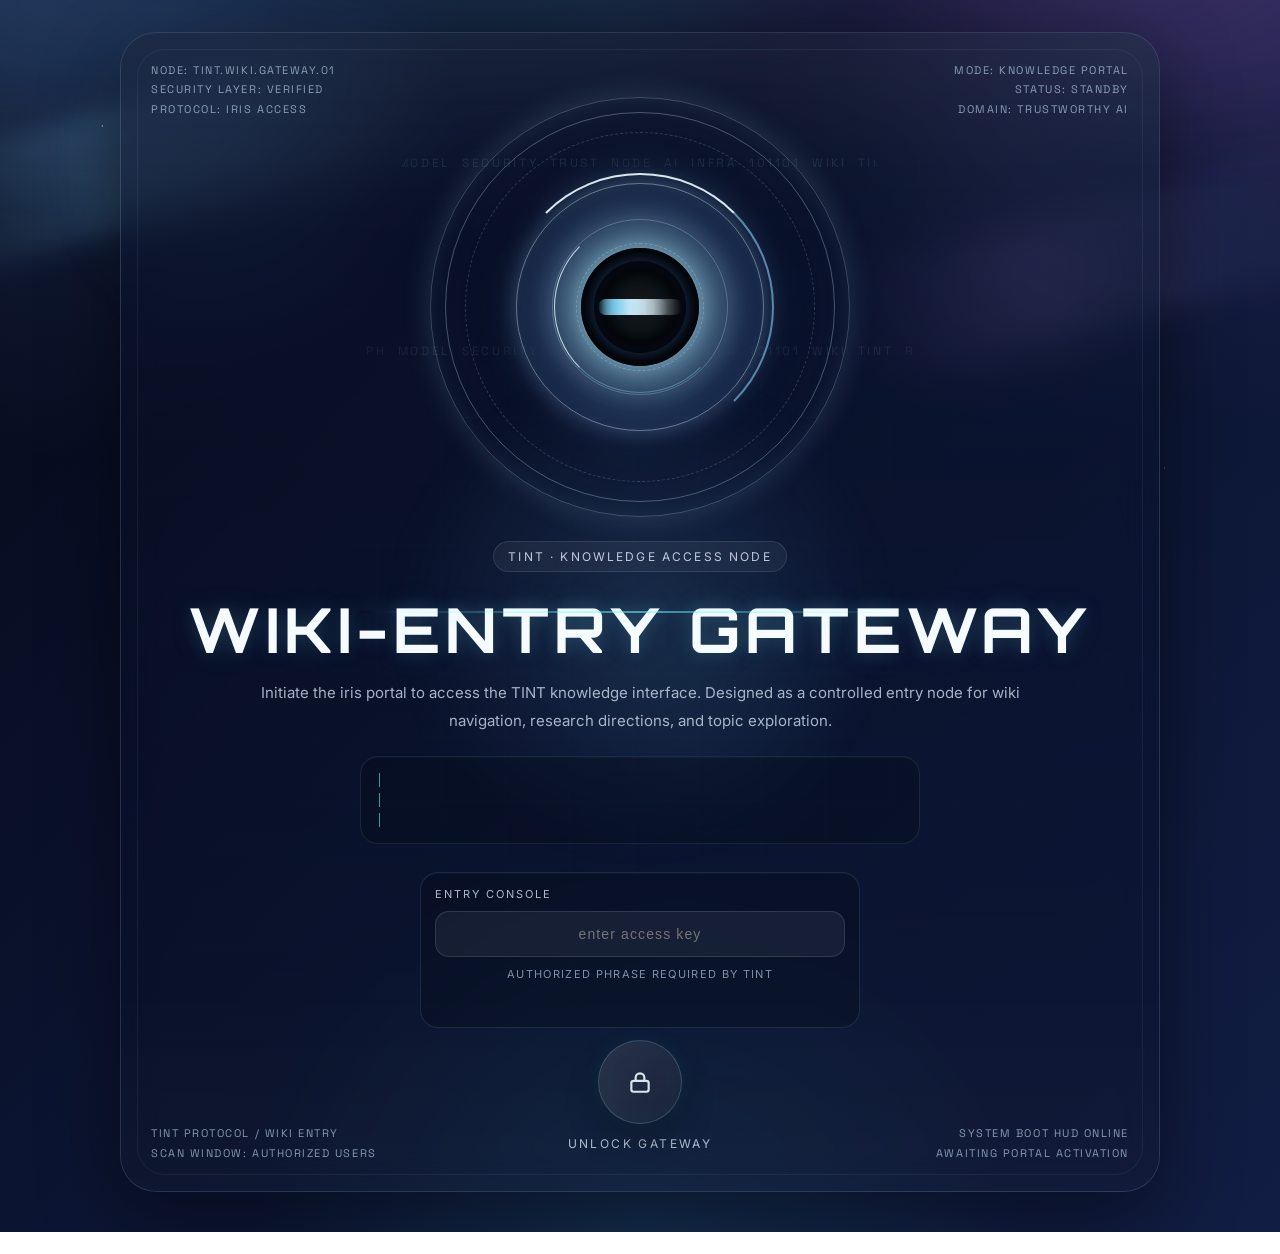
<file: index.html>
<!DOCTYPE html>
<html lang="en">
<head>
  <meta charset="UTF-8" />
  <meta name="viewport" content="width=device-width, initial-scale=1.0" />
  <title>Wiki-Entry Gateway</title>
  <link rel="stylesheet" href="assets/css/style.css" />
  <link rel="preconnect" href="https://fonts.googleapis.com">
  <link rel="preconnect" href="https://fonts.gstatic.com" crossorigin>
  <link href="https://fonts.googleapis.com/css2?family=Inter:wght@400;500;600;700;800;900&family=Orbitron:wght@600;700;800&family=Space+Grotesk:wght@500;700&display=swap" rel="stylesheet">
  <style>
    :root {
      --bg-1: #050816;
      --bg-2: #0b1431;
      --bg-3: #111d43;
      --panel: rgba(10, 18, 40, 0.66);
      --panel-2: rgba(18, 30, 66, 0.58);
      --border: rgba(181, 210, 255, 0.18);
      --text: #eef5ff;
      --muted: rgba(226, 238, 255, 0.72);
      --accent: #9ed0ff;
      --accent-2: #d7bbff;
      --accent-3: #72f2ff;
      --shadow: 0 24px 80px rgba(0, 0, 0, 0.45);
    }

    * { box-sizing: border-box; }

    html, body {
      margin: 0;
      min-height: 100%;
      font-family: Inter, "Segoe UI", Roboto, Arial, sans-serif;
      color: var(--text);
      background:
        radial-gradient(circle at top left, rgba(109, 170, 255, 0.16), transparent 26%),
        radial-gradient(circle at top right, rgba(192, 125, 255, 0.12), transparent 24%),
        radial-gradient(circle at bottom center, rgba(65, 224, 255, 0.10), transparent 28%),
        linear-gradient(135deg, var(--bg-1) 0%, var(--bg-2) 48%, var(--bg-3) 100%);
      overflow-x: hidden;
    }

    body {
      position: relative;
      padding: 32px 18px 40px;
    }

    body:not(.app-mode) {
      overflow: hidden;
    }

    body.portal-opening .entry-screen {
      pointer-events: none;
    }

    .space-scene,
    .space-scene::before,
    .space-scene::after {
      position: fixed;
      inset: 0;
      pointer-events: none;
      z-index: 0;
    }

    .space-scene {
      background-image:
        radial-gradient(2px 2px at 8% 14%, rgba(255,255,255,0.92), transparent 60%),
        radial-gradient(1.5px 1.5px at 22% 34%, rgba(190,220,255,0.84), transparent 60%),
        radial-gradient(2px 2px at 36% 12%, rgba(255,255,255,0.85), transparent 60%),
        radial-gradient(1.5px 1.5px at 48% 28%, rgba(180,200,255,0.82), transparent 60%),
        radial-gradient(2px 2px at 61% 17%, rgba(255,255,255,0.88), transparent 60%),
        radial-gradient(1.5px 1.5px at 74% 30%, rgba(180,240,255,0.78), transparent 60%),
        radial-gradient(2px 2px at 86% 15%, rgba(255,255,255,0.88), transparent 60%),
        radial-gradient(1.5px 1.5px at 15% 56%, rgba(210,225,255,0.82), transparent 60%),
        radial-gradient(2px 2px at 32% 63%, rgba(255,255,255,0.80), transparent 60%),
        radial-gradient(1.5px 1.5px at 56% 58%, rgba(194,232,255,0.84), transparent 60%),
        radial-gradient(2px 2px at 78% 65%, rgba(255,255,255,0.86), transparent 60%),
        radial-gradient(1.5px 1.5px at 91% 52%, rgba(200,220,255,0.82), transparent 60%),
        radial-gradient(2px 2px at 12% 82%, rgba(255,255,255,0.86), transparent 60%),
        radial-gradient(1.5px 1.5px at 46% 86%, rgba(193,228,255,0.80), transparent 60%),
        radial-gradient(2px 2px at 68% 80%, rgba(255,255,255,0.86), transparent 60%),
        radial-gradient(1.5px 1.5px at 88% 90%, rgba(210,220,255,0.72), transparent 60%);
      opacity: 0.82;
      animation: twinkle 10s linear infinite;
    }

    .space-scene::before {
      content: "";
      background-image:
        radial-gradient(1px 1px at 10% 25%, rgba(255,255,255,0.6), transparent 60%),
        radial-gradient(1px 1px at 28% 44%, rgba(255,255,255,0.58), transparent 60%),
        radial-gradient(1px 1px at 45% 18%, rgba(255,255,255,0.62), transparent 60%),
        radial-gradient(1px 1px at 63% 42%, rgba(255,255,255,0.58), transparent 60%),
        radial-gradient(1px 1px at 82% 36%, rgba(255,255,255,0.56), transparent 60%),
        radial-gradient(1px 1px at 14% 73%, rgba(255,255,255,0.56), transparent 60%),
        radial-gradient(1px 1px at 40% 76%, rgba(255,255,255,0.54), transparent 60%),
        radial-gradient(1px 1px at 66% 71%, rgba(255,255,255,0.58), transparent 60%),
        radial-gradient(1px 1px at 84% 82%, rgba(255,255,255,0.55), transparent 60%);
      opacity: 0.66;
      animation: twinkle 16s linear infinite reverse;
    }

    .space-scene::after {
      content: "";
      background:
        radial-gradient(circle at 20% 18%, rgba(117, 168, 255, 0.12), transparent 18%),
        radial-gradient(circle at 78% 28%, rgba(190, 121, 255, 0.10), transparent 16%),
        radial-gradient(circle at 55% 76%, rgba(85, 231, 255, 0.10), transparent 20%);
      filter: blur(22px);
      opacity: 0.8;
    }

    .aurora-layer {
      position: fixed;
      inset: -15% -10% auto -10%;
      height: 65vh;
      z-index: 0;
      pointer-events: none;
      opacity: 0.75;
      filter: blur(12px);
      background:
        radial-gradient(ellipse at 18% 22%, rgba(96, 169, 255, 0.26), transparent 35%),
        radial-gradient(ellipse at 46% 8%, rgba(116, 245, 255, 0.18), transparent 28%),
        radial-gradient(ellipse at 80% 16%, rgba(203, 136, 255, 0.22), transparent 34%);
      animation: auroraFloat 16s ease-in-out infinite alternate;
    }

    .ribbon {
      position: fixed;
      width: 44vw;
      max-width: 620px;
      min-width: 280px;
      height: 120px;
      border-radius: 999px;
      z-index: 0;
      pointer-events: none;
      opacity: 0.28;
      filter: blur(12px);
      mix-blend-mode: screen;
      transform: rotate(-16deg);
    }

    .ribbon-1 {
      top: 10vh;
      left: -8vw;
      background: linear-gradient(90deg, transparent, rgba(115, 203, 255, 0.62), rgba(140, 242, 255, 0.22), transparent);
      animation: ribbonDrift1 20s ease-in-out infinite;
    }

    .ribbon-2 {
      top: 22vh;
      right: -10vw;
      background: linear-gradient(90deg, transparent, rgba(194, 147, 255, 0.58), rgba(129, 164, 255, 0.20), transparent);
      animation: ribbonDrift2 22s ease-in-out infinite;
    }

    .meteor {
      position: fixed;
      top: -12vh;
      left: -18vw;
      width: 180px;
      height: 2px;
      z-index: 0;
      pointer-events: none;
      opacity: 0;
      background: linear-gradient(90deg, rgba(255,255,255,0), rgba(189,232,255,0.20), rgba(255,255,255,1));
      box-shadow: 0 0 12px rgba(170, 220, 255, 0.9), 0 0 20px rgba(170, 220, 255, 0.45);
      transform: rotate(-24deg);
    }

    .meteor::after {
      content: "";
      position: absolute;
      right: -2px;
      top: -2px;
      width: 6px;
      height: 6px;
      border-radius: 50%;
      background: #fff;
      box-shadow: 0 0 12px rgba(255,255,255,0.95);
    }

    .meteor.m1 { animation: meteorFly1 8s linear infinite; animation-delay: 0s; }
    .meteor.m2 { animation: meteorFly2 11s linear infinite; animation-delay: 2.5s; }
    .meteor.m3 { animation: meteorFly3 9s linear infinite; animation-delay: 5s; }
    .meteor.m4 { animation: meteorFly4 13s linear infinite; animation-delay: 1.8s; }

    .entry-screen,
    .app-screen {
      position: relative;
      z-index: 1;
      transition: opacity 0.7s ease, transform 0.7s ease, visibility 0.7s ease;
    }

    .app-screen {
      min-height: calc(100vh - 48px);
      display: grid;
      place-items: center;
      padding: 20px 0;
    }

    body.app-mode {
      padding-top: 24px;
    }

    body:not(.app-mode) .app-screen {
      opacity: 0;
      visibility: hidden;
      pointer-events: none;
      position: absolute;
      inset: 0;
      transform: translateY(22px);
    }

    body.app-mode .entry-screen {
      opacity: 0;
      visibility: hidden;
      pointer-events: none;
      position: absolute;
      inset: 0;
      transform: translateY(-18px) scale(1.02);
    }

    .entry-screen {
      min-height: calc(100vh - 72px);
      display: grid;
      place-items: center;
    }

    .entry-card {
      position: relative;
      width: min(1040px, 100%);
      min-height: min(82vh, 860px);
      padding: 46px 34px 40px;
      border-radius: 36px;
      border: 1px solid rgba(190, 220, 255, 0.16);
      background:
        linear-gradient(180deg, rgba(10, 18, 42, 0.48), rgba(8, 14, 32, 0.32)),
        radial-gradient(circle at top right, rgba(114, 242, 255, 0.08), transparent 26%);
      backdrop-filter: blur(18px);
      -webkit-backdrop-filter: blur(18px);
      box-shadow: var(--shadow);
      overflow: hidden;
      isolation: isolate;
      display: flex;
      flex-direction: column;
      justify-content: center;
      align-items: center;
    }

    .entry-card::before {
      content: "";
      position: absolute;
      left: 50%;
      top: 50%;
      width: 540px;
      height: 540px;
      transform: translate(-50%, -50%);
      background: radial-gradient(circle, rgba(126, 203, 255, 0.12), transparent 65%);
      filter: blur(16px);
      pointer-events: none;
      z-index: -2;
    }

    .entry-card::after {
      content: "";
      position: absolute;
      inset: 0;
      background: linear-gradient(180deg, rgba(255,255,255,0.04), transparent 18%, transparent 82%, rgba(255,255,255,0.02));
      pointer-events: none;
      z-index: -1;
    }

    .entry-frame {
      position: absolute;
      inset: 16px;
      border-radius: 28px;
      border: 1px solid rgba(145, 205, 255, 0.08);
      pointer-events: none;
    }

    .entry-grid {
      position: absolute;
      inset: 0;
      background-image:
        linear-gradient(rgba(115, 203, 255, 0.06) 1px, transparent 1px),
        linear-gradient(90deg, rgba(115, 203, 255, 0.06) 1px, transparent 1px);
      background-size: 64px 64px;
      mask-image: radial-gradient(circle at center, black 22%, transparent 76%);
      opacity: 0.25;
      pointer-events: none;
    }

    .entry-hud {
      position: absolute;
      font-family: "Space Grotesk", Inter, sans-serif;
      font-size: 11px;
      line-height: 1.75;
      letter-spacing: 0.14em;
      text-transform: uppercase;
      color: rgba(206, 234, 255, 0.72);
      pointer-events: none;
    }

    .hud-top-left { top: 28px; left: 30px; text-align: left; }
    .hud-top-right { top: 28px; right: 30px; text-align: right; }
    .hud-bottom-left { bottom: 28px; left: 30px; text-align: left; }
    .hud-bottom-right { bottom: 28px; right: 30px; text-align: right; }

    .hud-line {
      display: block;
      opacity: 0.84;
      white-space: nowrap;
    }

    .hud-scanner {
      position: absolute;
      left: 50%;
      top: 50%;
      width: min(560px, 66vw);
      height: 2px;
      transform: translate(-50%, -50%);
      background: linear-gradient(90deg, transparent, rgba(114, 242, 255, 0.82), transparent);
      box-shadow: 0 0 16px rgba(114, 242, 255, 0.45);
      opacity: 0.7;
      animation: scannerSweep 4.2s ease-in-out infinite;
      pointer-events: none;
    }

    .portal-core {
      position: relative;
      width: min(420px, 74vw);
      aspect-ratio: 1;
      display: grid;
      place-items: center;
      margin-top: 18px;
    }

    .ring,
    .ring::before,
    .ring::after {
      position: absolute;
      border-radius: 50%;
      inset: 0;
    }

    .ring {
      border: 1px solid rgba(173, 223, 255, 0.24);
      box-shadow: 0 0 28px rgba(114, 242, 255, 0.10), inset 0 0 24px rgba(114, 242, 255, 0.06);
    }

    .ring::before {
      content: "";
      inset: 16px;
      border: 1px solid rgba(148, 216, 255, 0.22);
      animation: slowSpin 18s linear infinite;
    }

    .ring::after {
      content: "";
      inset: 34px;
      border: 1px dashed rgba(213, 190, 255, 0.20);
      animation: slowSpinReverse 24s linear infinite;
    }

    .portal-glow {
      position: absolute;
      inset: 14%;
      border-radius: 50%;
      background: radial-gradient(circle, rgba(130, 212, 255, 0.22), rgba(119, 146, 255, 0.08) 45%, transparent 72%);
      filter: blur(10px);
      animation: pulseGlow 4.4s ease-in-out infinite;
    }

    .iris {
      position: relative;
      width: 58%;
      aspect-ratio: 1;
      border-radius: 50%;
      display: grid;
      place-items: center;
      filter: drop-shadow(0 0 20px rgba(114, 242, 255, 0.18));
    }

    .halo-ring,
    .halo-ring::before,
    .halo-ring::after {
      position: absolute;
      border-radius: 50%;
    }

    .halo-ring {
      inset: 8%;
      border: 1px solid rgba(156, 226, 255, 0.34);
      box-shadow:
        0 0 20px rgba(114, 242, 255, 0.12),
        inset 0 0 20px rgba(114, 242, 255, 0.08);
      animation: slowSpin 20s linear infinite;
    }

    .halo-ring::before {
      content: "";
      inset: 12%;
      border: 1px solid rgba(210, 191, 255, 0.24);
      box-shadow: 0 0 24px rgba(196, 162, 255, 0.08);
      animation: pulseGlow 4.2s ease-in-out infinite;
    }

    .halo-ring::after {
      content: "";
      inset: 24%;
      border: 1px dashed rgba(126, 233, 255, 0.32);
      animation: slowSpinReverse 16s linear infinite;
    }

    .halo-arc {
      position: absolute;
      inset: 3%;
      border-radius: 50%;
      border: 2px solid transparent;
      border-top-color: rgba(119, 233, 255, 0.85);
      border-right-color: rgba(216, 192, 255, 0.55);
      filter: drop-shadow(0 0 12px rgba(114, 242, 255, 0.25));
      animation: slowSpin 8s linear infinite;
    }

    .halo-arc.arc-2 {
      inset: 16%;
      border-width: 1px;
      border-top-color: rgba(255, 255, 255, 0.8);
      border-left-color: rgba(141, 233, 255, 0.45);
      border-right-color: transparent;
      border-bottom-color: transparent;
      animation: slowSpinReverse 10s linear infinite;
    }

    .iris-core {
      position: absolute;
      inset: 34%;
      border-radius: 50%;
      background: radial-gradient(circle, #f7fbff 0%, #96ebff 26%, #4d74c8 58%, #07101f 100%);
      box-shadow: 0 0 18px rgba(114, 242, 255, 0.38), 0 0 42px rgba(114, 242, 255, 0.16);
      transition: transform 0.9s ease, opacity 0.9s ease, box-shadow 0.9s ease;
      animation: coreBreath 3.6s ease-in-out infinite;
    }

    body.portal-opening .halo-ring {
      transform: scale(1.18);
      opacity: 0.42;
    }

    body.portal-opening .halo-arc {
      transform: scale(1.28) rotate(120deg);
      opacity: 0.26;
    }

    body.portal-opening .iris-core {
      transform: scale(2.15);
      opacity: 0.16;
      box-shadow: 0 0 34px rgba(114, 242, 255, 0.5), 0 0 88px rgba(114, 242, 255, 0.22);
    }

    .entry-badge {
      display: inline-flex;
      align-items: center;
      justify-content: center;
      margin-top: 24px;
      padding: 7px 14px;
      border-radius: 999px;
      border: 1px solid rgba(255,255,255,0.10);
      background: rgba(255,255,255,0.05);
      color: rgba(232, 240, 255, 0.8);
      font-size: 12px;
      letter-spacing: 0.18em;
      text-transform: uppercase;
    }

    .entry-title {
      margin: 24px 0 0;
      text-align: center;
      font-family: "Orbitron", "Space Grotesk", Inter, sans-serif;
      font-size: clamp(28px, 5.7vw, 62px);
      line-height: 1.08;
      font-weight: 700;
      letter-spacing: 0.08em;
      text-transform: uppercase;
      color: #f6fbff;
      text-shadow: 0 0 18px rgba(114, 242, 255, 0.16), 0 0 34px rgba(158, 208, 255, 0.10);
    }

    .entry-copy {
      max-width: 760px;
      margin: 16px auto 0;
      color: var(--muted);
      line-height: 1.9;
      font-size: 15px;
      text-align: center;
    }

    .boot-log {
      margin-top: 20px;
      display: grid;
      gap: 6px;
      width: min(560px, 100%);
      padding: 16px 18px;
      border-radius: 18px;
      border: 1px solid rgba(153, 220, 255, 0.10);
      background: rgba(6, 12, 26, 0.34);
      box-shadow: inset 0 1px 0 rgba(255,255,255,0.03);
    }

    .boot-line {
      font-family: "Space Grotesk", Inter, sans-serif;
      font-size: 11px;
      letter-spacing: 0.12em;
      text-transform: uppercase;
      color: rgba(205, 234, 255, 0.78);
      white-space: nowrap;
      overflow: hidden;
      border-right: 1px solid rgba(114, 242, 255, 0.6);
      width: 0;
      animation: typing 3.4s steps(38, end) infinite, caretBlink 0.9s step-end infinite;
    }

    .boot-line:nth-child(2) { animation-delay: 0.25s; }
    .boot-line:nth-child(3) { animation-delay: 0.5s; }

    .enter-wrap {
      margin-top: 28px;
      display: flex;
      flex-direction: column;
      align-items: center;
      gap: 12px;
      width: min(440px, 100%);
    }

    .entry-console {
      width: 100%;
      display: grid;
      gap: 10px;
      padding: 14px;
      border-radius: 18px;
      border: 1px solid rgba(153, 220, 255, 0.12);
      background: rgba(6, 12, 26, 0.34);
      box-shadow: inset 0 1px 0 rgba(255,255,255,0.03);
    }

    .console-label {
      color: rgba(226, 238, 255, 0.76);
      font-size: 11px;
      letter-spacing: 0.18em;
      text-transform: uppercase;
    }

    .entry-code {
      width: 100%;
      padding: 14px 15px;
      border-radius: 14px;
      border: 1px solid rgba(255,255,255,0.12);
      background: rgba(255,255,255,0.06);
      color: #fff;
      font-size: 14px;
      outline: none;
      transition: border-color 0.2s ease, background 0.2s ease, box-shadow 0.2s ease;
      text-align: center;
      letter-spacing: 0.08em;
      text-transform: lowercase;
    }

    .entry-code:focus {
      border-color: rgba(148, 216, 255, 0.45);
      background: rgba(255,255,255,0.10);
      box-shadow: 0 0 0 4px rgba(126, 203, 255, 0.08);
    }

    .console-tip,
    .entry-error {
      min-height: 18px;
      text-align: center;
      font-size: 11px;
      letter-spacing: 0.12em;
      text-transform: uppercase;
    }

    .console-tip { color: rgba(202, 228, 255, 0.6); }
    .entry-error { color: rgba(255, 182, 182, 0.92); }

    .enter-btn {
      width: 84px;
      height: 84px;
      border-radius: 999px;
      border: 1px solid rgba(184, 227, 255, 0.22);
      background: linear-gradient(135deg, rgba(255,255,255,0.12), rgba(255,255,255,0.04));
      color: #eef8ff;
      display: inline-flex;
      align-items: center;
      justify-content: center;
      cursor: pointer;
      box-shadow: 0 18px 38px rgba(0,0,0,0.28), 0 0 26px rgba(114, 242, 255, 0.08);
      transition: transform 0.22s ease, border-color 0.22s ease, background 0.22s ease, box-shadow 0.22s ease, opacity 0.22s ease;
      backdrop-filter: blur(12px);
      -webkit-backdrop-filter: blur(12px);
      position: relative;
    }

    .enter-btn:hover {
      transform: translateY(-2px) scale(1.03);
      border-color: rgba(151, 232, 255, 0.42);
      background: linear-gradient(135deg, rgba(255,255,255,0.18), rgba(255,255,255,0.06));
      box-shadow: 0 22px 44px rgba(0,0,0,0.34), 0 0 34px rgba(114, 242, 255, 0.14);
    }

    .enter-btn.is-locked {
      opacity: 0.92;
    }

    .enter-btn svg {
      width: 30px;
      height: 30px;
    }

    .enter-btn .lock-icon {
      width: 26px;
      height: 26px;
    }

    .enter-label {
      color: rgba(226, 238, 255, 0.76);
      font-size: 12px;
      letter-spacing: 0.2em;
      text-transform: uppercase;
    }

    .portal-grid {
      width: min(1040px, 100%);
      margin: 0 auto;
      display: grid;
      grid-template-columns: repeat(3, minmax(220px, 1fr));
      grid-template-rows: repeat(2, minmax(150px, 1fr));
      gap: 22px;
      align-items: stretch;
      align-content: center;
      justify-content: center;
    }

    .portal-link {
      position: relative;
      overflow: hidden;
      min-height: 150px;
      padding: 24px;
      border-radius: 28px;
      border: 1px solid var(--border);
      background: linear-gradient(180deg, var(--panel), var(--panel-2));
      box-shadow: var(--shadow);
      backdrop-filter: blur(18px);
      -webkit-backdrop-filter: blur(18px);
      text-decoration: none;
      color: var(--text);
      transition:
        transform 0.22s ease,
        border-color 0.22s ease,
        background 0.22s ease,
        box-shadow 0.22s ease,
        opacity 0.22s ease,
        filter 0.22s ease;
      transform-origin: center center;
      will-change: transform, opacity, clip-path, filter;
    }

    .portal-link:hover {
      transform: translateY(-4px);
      border-color: rgba(191, 227, 255, 0.34);
      background: linear-gradient(180deg, rgba(20, 33, 72, 0.86), rgba(19, 31, 64, 0.78));
      box-shadow: 0 26px 54px rgba(0, 0, 0, 0.34), 0 0 32px rgba(114, 242, 255, 0.12);
    }

    .portal-link:hover h2,
    .portal-link:focus-visible h2 {
      text-shadow:
        0 0 8px rgba(180, 235, 255, 0.65),
        0 0 18px rgba(114, 242, 255, 0.42),
        0 0 34px rgba(114, 242, 255, 0.18);
    }

    .portal-link:focus-visible {
      outline: none;
      border-color: rgba(191, 227, 255, 0.40);
      box-shadow: 0 0 0 1px rgba(191, 227, 255, 0.18), 0 0 28px rgba(114, 242, 255, 0.16);
    }


    .portal-link::before {
      content: "";
      position: absolute;
      inset: auto -16% -40% auto;
      width: 180px;
      height: 180px;
      border-radius: 50%;
      background: radial-gradient(circle, rgba(114, 242, 255, 0.18), transparent 68%);
      filter: blur(10px);
    }

    .portal-kicker {
      display: inline-block;
      margin-bottom: 10px;
      color: rgba(226, 238, 255, 0.58);
      font-size: 11px;
      letter-spacing: 0.18em;
      text-transform: uppercase;
    }

    .portal-link h2 {
      margin: 0 0 10px;
      font-size: 28px;
      color: #fff;
      font-weight: 800;
      letter-spacing: 0.01em;
    }

    .portal-link p {
      margin: 0;
      color: var(--muted);
      font-size: 14px;
      line-height: 1.75;
    }


    .portal-core {
      overflow: visible;
    }

    .code-stream {
      position: absolute;
      inset: -16%;
      border-radius: 50%;
      overflow: hidden;
      opacity: 0.52;
      mask-image: radial-gradient(circle at center, transparent 0 22%, black 40%, black 66%, transparent 82%);
      -webkit-mask-image: radial-gradient(circle at center, transparent 0 22%, black 40%, black 66%, transparent 82%);
    }

    .code-stream::before,
    .code-stream::after {
      content: "01001010  AGENT  RAG  GRAPH  MODEL  SECURITY  TRUST  NODE  AI  INFRA  101101  WIKI  TINT  ROUTER  MEMORY  0101  "
               "01001010  AGENT  RAG  GRAPH  MODEL  SECURITY  TRUST  NODE  AI  INFRA  101101  WIKI  TINT  ROUTER  MEMORY  0101  ";
      position: absolute;
      left: -40%;
      width: 180%;
      font-family: "Space Grotesk", monospace;
      font-size: 12px;
      line-height: 1.9;
      letter-spacing: 0.22em;
      color: rgba(149, 223, 255, 0.24);
      white-space: pre;
    }

    .code-stream::before {
      top: 22%;
      animation: codeDrift 14s linear infinite;
    }

    .code-stream::after {
      top: 56%;
      color: rgba(204, 221, 255, 0.18);
      animation: codeDriftReverse 18s linear infinite;
    }

    .portal-core .ring {
      border-color: rgba(214, 239, 255, 0.24);
      box-shadow: 0 0 30px rgba(170, 229, 255, 0.16), inset 0 0 28px rgba(154, 229, 255, 0.08);
    }

    .portal-core .ring::before {
      inset: 14px;
      border-color: rgba(210, 236, 255, 0.3);
    }

    .portal-core .ring::after {
      inset: 34px;
      border-color: rgba(154, 210, 255, 0.22);
    }

    .portal-glow {
      inset: 10%;
      background: radial-gradient(circle, rgba(223, 246, 255, 0.72) 0%, rgba(170, 227, 255, 0.36) 28%, rgba(95, 149, 234, 0.14) 48%, rgba(8, 14, 30, 0.06) 62%, transparent 78%);
      filter: blur(8px);
    }

    .halo-ring,
    .halo-ring::before,
    .halo-ring::after,
    .halo-arc,
    .halo-arc.arc-2 {
      border-color: transparent !important;
    }

    .halo-ring {
      inset: 4%;
      border: 1px solid rgba(219, 243, 255, 0.42) !important;
      box-shadow: 0 0 20px rgba(187, 235, 255, 0.18), inset 0 0 20px rgba(146, 214, 255, 0.12);
    }

    .halo-ring::before {
      content: "";
      inset: 14%;
      border: 1px solid rgba(195, 233, 255, 0.28) !important;
    }

    .halo-ring::after {
      content: "";
      inset: 24%;
      border: 1px dashed rgba(148, 214, 255, 0.34) !important;
    }

    .halo-arc {
      inset: 0;
      border: 2px solid transparent !important;
      border-top-color: rgba(236, 249, 255, 0.92) !important;
      border-right-color: rgba(146, 220, 255, 0.56) !important;
      filter: drop-shadow(0 0 14px rgba(196, 237, 255, 0.32));
    }

    .halo-arc.arc-2 {
      inset: 18%;
      border: 1px solid transparent !important;
      border-left-color: rgba(235, 247, 255, 0.84) !important;
      border-bottom-color: rgba(146, 220, 255, 0.38) !important;
    }

    .iris {
      width: 64%;
    }

    .iris-core {
      inset: 28%;
      background: radial-gradient(circle, rgba(244,250,255,1) 0%, rgba(211,240,255,0.98) 14%, rgba(110,188,255,0.58) 30%, rgba(16,28,58,0.92) 46%, rgba(2,4,11,1) 66%, rgba(0,0,0,1) 100%);
      box-shadow: 0 0 22px rgba(206, 238, 255, 0.34), 0 0 54px rgba(134, 204, 255, 0.14), inset 0 0 22px rgba(0, 0, 0, 0.9);
      animation: coreBreath 4.8s ease-in-out infinite;
    }

    .singularity-shadow {
      position: absolute;
      inset: 33%;
      border-radius: 50%;
      background: radial-gradient(circle, rgba(0,0,0,1) 0%, rgba(0,0,0,0.96) 55%, rgba(7,12,28,0.25) 72%, transparent 100%);
      box-shadow: inset 0 0 40px rgba(0, 0, 0, 0.96), 0 0 30px rgba(117, 195, 255, 0.12);
      opacity: 0.92;
    }

    .absorb-particle {
      position: absolute;
      left: 50%;
      top: 50%;
      width: 84px;
      height: 16px;
      margin: -8px 0 0 -42px;
      border-radius: 999px;
      background: linear-gradient(90deg, transparent, rgba(133, 219, 255, 0.9), rgba(225,245,255,0.95), transparent);
      filter: blur(0.5px);
      opacity: 0.58;
      transform-origin: center center;
      animation: orbitParticle 10s linear infinite;
    }

    .absorb-particle.p2 { width: 58px; animation-duration: 8.8s; animation-delay: -2.2s; }
    .absorb-particle.p3 { width: 70px; animation-duration: 12s; animation-delay: -4.6s; }
    .absorb-particle.p4 { width: 48px; animation-duration: 7.9s; animation-delay: -1.3s; }

    body.portal-opening .entry-card > :not(.portal-core):not(.hack-overlay) {
      animation: suckedElements 1.8s cubic-bezier(.24,.78,.16,1) forwards;
    }

    body.portal-opening .portal-core {
      animation: portalCollapse 1.8s cubic-bezier(.22,.8,.16,1) forwards;
    }

    body.portal-opening .code-stream,
    body.portal-opening .absorb-particle {
      animation-duration: 1.8s;
      animation-timing-function: cubic-bezier(.22,.8,.16,1);
      animation-iteration-count: 1;
      animation-fill-mode: forwards;
    }

    body.portal-opening .code-stream { animation-name: codeCollapse; }
    body.portal-opening .absorb-particle { animation-name: particleCollapse; }

    .hack-overlay {
      position: absolute;
      inset: 0;
      display: grid;
      place-items: center;
      background:
        radial-gradient(circle at center, rgba(154, 26, 255, 0.2), rgba(35, 0, 57, 0.82) 56%, rgba(10, 1, 18, 0.96) 100%),
        repeating-linear-gradient(180deg, rgba(232, 116, 255, 0.08) 0 2px, rgba(0,0,0,0) 2px 6px);
      opacity: 0;
      visibility: hidden;
      pointer-events: none;
      z-index: 4;
      overflow: hidden;
    }

    .hack-overlay::before,
    .hack-overlay::after {
      content: "SOMBRA ACCESS BREACH // UNAUTHORIZED // MALICIOUS SIGNAL // ACCESS DENY // ";
      position: absolute;
      left: -30%;
      width: 160%;
      font-family: "Space Grotesk", monospace;
      font-size: 13px;
      letter-spacing: 0.24em;
      white-space: nowrap;
      color: rgba(244, 132, 255, 0.26);
    }

    .hack-overlay::before { top: 24%; animation: hackSweep 7s linear infinite; }
    .hack-overlay::after { top: 68%; animation: hackSweepReverse 8s linear infinite; }

    .hack-core {
      position: relative;
      width: min(520px, 80vw);
      padding: 26px 24px;
      border-radius: 28px;
      border: 1px solid rgba(236, 144, 255, 0.24);
      background: rgba(33, 4, 54, 0.46);
      box-shadow: 0 0 42px rgba(208, 92, 255, 0.28), inset 0 0 26px rgba(255,255,255,0.04);
      backdrop-filter: blur(10px);
      transform: scale(0.92);
    }

    .hack-lines {
      font-family: "Space Grotesk", monospace;
      font-size: 12px;
      line-height: 1.9;
      letter-spacing: 0.18em;
      color: rgba(243, 196, 255, 0.86);
      text-transform: uppercase;
      text-align: center;
      opacity: 0.92;
    }

    .hack-deny {
      margin-top: 18px;
      font-family: "Orbitron", sans-serif;
      font-size: clamp(26px, 4vw, 46px);
      font-weight: 800;
      letter-spacing: 0.24em;
      text-transform: uppercase;
      color: #ffd8ff;
      text-align: center;
      text-shadow: 0 0 20px rgba(241, 142, 255, 0.4), 0 0 44px rgba(201, 70, 255, 0.3);
    }

    body.hack-mode .hack-overlay {
      opacity: 1;
      visibility: visible;
      animation: hackFlash 1.9s ease forwards;
    }

    body.hack-mode .entry-card > :not(.hack-overlay) {
      animation: hackShake 0.22s linear 6;
    }

    @keyframes twinkle {
      0%, 100% { opacity: 0.78; }
      50% { opacity: 0.95; }
    }
    @keyframes auroraFloat {
      0% { transform: translate3d(-2%, -1%, 0) scale(1); }
      100% { transform: translate3d(2%, 2%, 0) scale(1.04); }
    }
    @keyframes ribbonDrift1 {
      0%, 100% { transform: translate3d(0, 0, 0) rotate(-16deg); }
      50% { transform: translate3d(12vw, 4vh, 0) rotate(-12deg); }
    }
    @keyframes ribbonDrift2 {
      0%, 100% { transform: translate3d(0, 0, 0) rotate(-16deg); }
      50% { transform: translate3d(-12vw, 6vh, 0) rotate(-21deg); }
    }
    @keyframes meteorFly1 {
      0%, 85%, 100% { opacity: 0; transform: translate3d(-10vw, -8vh, 0) rotate(-24deg) scaleX(0.7); }
      5%, 12% { opacity: 1; }
      20% { opacity: 0; transform: translate3d(110vw, 46vh, 0) rotate(-24deg) scaleX(1.2); }
    }
    @keyframes meteorFly2 {
      0%, 82%, 100% { opacity: 0; transform: translate3d(8vw, -12vh, 0) rotate(-26deg) scaleX(0.8); }
      6%, 12% { opacity: 1; }
      22% { opacity: 0; transform: translate3d(118vw, 36vh, 0) rotate(-26deg) scaleX(1.15); }
    }
    @keyframes meteorFly3 {
      0%, 86%, 100% { opacity: 0; transform: translate3d(26vw, -16vh, 0) rotate(-22deg) scaleX(0.7); }
      5%, 10% { opacity: 1; }
      18% { opacity: 0; transform: translate3d(122vw, 30vh, 0) rotate(-22deg) scaleX(1.1); }
    }
    @keyframes meteorFly4 {
      0%, 84%, 100% { opacity: 0; transform: translate3d(46vw, -14vh, 0) rotate(-24deg) scaleX(0.75); }
      5%, 11% { opacity: 1; }
      19% { opacity: 0; transform: translate3d(130vw, 40vh, 0) rotate(-24deg) scaleX(1.08); }
    }
    @keyframes slowSpin {
      from { transform: rotate(0deg); }
      to { transform: rotate(360deg); }
    }
    @keyframes slowSpinReverse {
      from { transform: rotate(360deg); }
      to { transform: rotate(0deg); }
    }
    @keyframes pulseGlow {
      0%, 100% { transform: scale(0.96); opacity: 0.72; }
      50% { transform: scale(1.04); opacity: 0.92; }
    }
    @keyframes coreBreath {
      0%, 100% { transform: scale(0.95); }
      50% { transform: scale(1.04); }
    }
    @keyframes scannerSweep {
      0%, 100% { transform: translate(-50%, -130px); opacity: 0; }
      14% { opacity: 0.82; }
      50% { transform: translate(-50%, 0); opacity: 0.95; }
      86% { opacity: 0.82; }
      100% { transform: translate(-50%, 130px); opacity: 0; }
    }
    @keyframes typing {
      0%, 8% { width: 0; }
      38%, 72% { width: 100%; }
      100% { width: 0; }
    }
    @keyframes caretBlink {
      50% { border-color: transparent; }
    }


    @keyframes codeDrift {
      from { transform: translateX(0); }
      to { transform: translateX(-26%); }
    }
    @keyframes codeDriftReverse {
      from { transform: translateX(-10%); }
      to { transform: translateX(18%); }
    }
    @keyframes orbitParticle {
      0% { transform: rotate(0deg) translateX(122px) rotate(0deg) scale(0.9); opacity: 0.2; }
      45% { opacity: 0.72; }
      100% { transform: rotate(360deg) translateX(68px) rotate(-360deg) scale(0.3); opacity: 0.08; }
    }
    @keyframes portalCollapse {
      0% { transform: scale(1); filter: blur(0); opacity: 1; }
      38% { transform: scale(1.08); filter: blur(0); opacity: 1; }
      100% { transform: scale(0.05); filter: blur(8px); opacity: 0; }
    }
    @keyframes codeCollapse {
      0% { transform: scale(1); opacity: 0.52; }
      100% { transform: scale(0.1); opacity: 0; }
    }
    @keyframes particleCollapse {
      0% { opacity: 0.64; }
      100% { transform: rotate(720deg) translateX(0) scale(0.04); opacity: 0; }
    }
    @keyframes suckedElements {
      0% { opacity: 1; transform: translate3d(0,0,0) scale(1); filter: blur(0); }
      100% { opacity: 0; transform: translate3d(0,0,0) scale(0.18); filter: blur(8px); }
    }
    @keyframes hackSweep {
      from { transform: translateX(0); }
      to { transform: translateX(-24%); }
    }
    @keyframes hackSweepReverse {
      from { transform: translateX(-14%); }
      to { transform: translateX(10%); }
    }
    @keyframes hackFlash {
      0% { opacity: 0; }
      10% { opacity: 1; }
      20% { opacity: 0.6; }
      30% { opacity: 1; }
      100% { opacity: 1; }
    }
    @keyframes hackShake {
      0% { transform: translate(0,0); }
      25% { transform: translate(2px,-1px); }
      50% { transform: translate(-2px,1px); }
      75% { transform: translate(1px,2px); }
      100% { transform: translate(0,0); }
    }



    @media (max-width: 980px) {
      .entry-card { padding: 36px 20px 34px; }
      .hud-top-left, .hud-top-right, .hud-bottom-left, .hud-bottom-right {
        font-size: 10px;
      }
      .app-screen {
        min-height: calc(100vh - 36px);
      }
      .portal-grid { grid-template-columns: repeat(2, minmax(220px, 1fr)); }
    }

    @media (max-width: 640px) {
      body { padding: 18px 12px 28px; }
      .ribbon { width: 70vw; }
      .entry-card { min-height: calc(100vh - 40px); border-radius: 28px; }
      .hud-top-left, .hud-top-right { top: 18px; }
      .hud-bottom-left, .hud-bottom-right { bottom: 18px; }
      .hud-top-left, .hud-bottom-left { left: 18px; }
      .hud-top-right, .hud-bottom-right { right: 18px; }
      .boot-log { width: 100%; }
      .app-screen {
        display: block;
        min-height: auto;
        padding: 0;
      }
      .portal-grid {
        grid-template-columns: 1fr;
        grid-template-rows: none;
      }
      .portal-link { min-height: 132px; }
    }

    @media (prefers-reduced-motion: reduce) {
      .space-scene,
      .space-scene::before,
      .aurora-layer,
      .ribbon,
      .meteor,
      .ring::before,
      .ring::after,
      .portal-glow,
      .iris-core,
      .hud-scanner,
      .boot-line {
        animation: none !important;
      }
    }
  </style>
</head>
<body>
  <div class="space-scene"></div>
  <div class="aurora-layer"></div>
  <div class="ribbon ribbon-1"></div>
  <div class="ribbon ribbon-2"></div>
  <div class="meteor m1"></div>
  <div class="meteor m2"></div>
  <div class="meteor m3"></div>
  <div class="meteor m4"></div>

  <section class="entry-screen">
    <div class="entry-card">
      <div class="entry-frame"></div>
      <div class="entry-grid"></div>

      <div class="entry-hud hud-top-left">
        <span class="hud-line">Node: TINT.Wiki.Gateway.01</span>
        <span class="hud-line">Security Layer: Verified</span>
        <span class="hud-line">Protocol: Iris Access</span>
      </div>
      <div class="entry-hud hud-top-right">
        <span class="hud-line">Mode: Knowledge Portal</span>
        <span class="hud-line">Status: Standby</span>
        <span class="hud-line">Domain: Trustworthy AI</span>
      </div>
      <div class="entry-hud hud-bottom-left">
        <span class="hud-line">TINT Protocol / Wiki Entry</span>
        <span class="hud-line">Scan Window: Authorized Users</span>
      </div>
      <div class="entry-hud hud-bottom-right">
        <span class="hud-line">System Boot HUD Online</span>
        <span class="hud-line">Awaiting Portal Activation</span>
      </div>

      <div class="hud-scanner"></div>

      <div class="portal-core" aria-hidden="true">
        <div class="code-stream"></div>
        <div class="ring"></div>
        <div class="portal-glow"></div>
        <div class="iris">
          <span class="halo-ring"></span>
          <span class="halo-arc"></span>
          <span class="halo-arc arc-2"></span>
          <span class="iris-core"></span>
          <span class="singularity-shadow"></span>
          <span class="absorb-particle p1"></span>
          <span class="absorb-particle p2"></span>
          <span class="absorb-particle p3"></span>
          <span class="absorb-particle p4"></span>
        </div>
      </div>
      <div class="hack-overlay" aria-hidden="true">
        <div class="hack-core">
          <div class="hack-lines">Signal Hijacked · Unauthorized Entry · Protocol Breach · Purple Screen Override</div>
          <div class="hack-deny">Access Deny</div>
        </div>
      </div>

      <div class="entry-badge">TINT · Knowledge Access Node</div>
      <h1 class="entry-title">Wiki-Entry Gateway</h1>
      <p class="entry-copy">
        Initiate the iris portal to access the TINT knowledge interface. Designed as a controlled entry node for wiki navigation, research directions, and topic exploration.
      </p>

      <div class="boot-log" aria-hidden="true">
        <div class="boot-line">Boot sequence :: TINT protocol handshake initialized</div>
        <div class="boot-line">System boot HUD :: gateway integrity check passed</div>
        <div class="boot-line">Portal scan :: wiki channel ready for entry</div>
      </div>

      <div class="enter-wrap">
        <div class="entry-console">
          <div class="console-label">Entry Console</div>
          <input class="entry-code" id="entry-code" type="text" placeholder="enter access key" autocomplete="off" spellcheck="false" />
          <div class="console-tip">Authorized phrase required by tint</div>
          <div class="entry-error" id="entry-error"></div>
        </div>
        <button class="enter-btn is-locked" id="enter-portal" type="button" aria-label="Unlock and enter portal">
          <svg class="lock-icon" viewBox="0 0 24 24" fill="none" stroke="currentColor" stroke-width="2" stroke-linecap="round" stroke-linejoin="round" aria-hidden="true">
            <rect x="4" y="11" width="16" height="10" rx="2"></rect>
            <path d="M8 11V8a4 4 0 0 1 8 0v3"></path>
          </svg>
        </button>
        <div class="enter-label">Unlock Gateway</div>
      </div>
    </div>
  </section>

  <section class="app-screen">
    <div class="portal-grid">
      <a class="portal-link" href="https://tint-research.com/">
        <span class="portal-kicker">Directory</span>
        <h2>Members</h2>
        <p>Browse member profiles and group identities within the wiki portal.</p>
      </a>

      <a class="portal-link" href="pages/topic.html">
        <span class="portal-kicker">Knowledge Map</span>
        <h2>Topics</h2>
        <p>Open the people-topic network and inspect cross-topic research relations.</p>
      </a>

      <a class="portal-link" href="projects.html">
        <span class="portal-kicker">Builds</span>
        <h2>Projects</h2>
        <p>Enter the project archive for prototypes, demos, and implementation records.</p>
      </a>

      <a class="portal-link" href="pages/resources/res.html">
        <span class="portal-kicker">Library</span>
        <h2>Resources</h2>
        <p>Access tools, references, papers, and other supporting knowledge assets.</p>
      </a>

      <a class="portal-link" href="/TINT-PAPER-DDL">
        <span class="portal-kicker">Timeline</span>
        <h2>Deadline</h2>
        <p>Open the TINT-PAPER-DDL board to track current paper and submission deadlines.</p>
      </a>

      <a class="portal-link" href="/Week-Report">
        <span class="portal-kicker">Archive</span>
        <h2>Reports</h2>
        <p>Enter the report channel for periodic summaries and documented progress.</p>
      </a>
    </div>
  </section>

  <script>
    (function () {
      const enterBtn = document.getElementById('enter-portal');
      const entryCode = document.getElementById('entry-code');
      const entryError = document.getElementById('entry-error');
      const PASSCODE = 'hkustgz';
      if (!enterBtn || !entryCode || !entryError) return;

      function resetHackState() {
        document.body.classList.remove('hack-mode');
        entryCode.value = '';
        entryError.textContent = '';
      }

      function beginPortal() {
        if (document.body.classList.contains('portal-opening') || document.body.classList.contains('app-mode')) return;
        document.body.classList.add('portal-opening');
        entryError.textContent = '';
        window.setTimeout(function () {
          document.body.classList.add('app-mode');
        }, 1320);
        window.setTimeout(function () {
          document.body.classList.remove('portal-opening');
          window.scrollTo({ top: 0, behavior: 'smooth' });
        }, 2100);
      }

      function triggerHack() {
        if (document.body.classList.contains('portal-opening') || document.body.classList.contains('hack-mode')) return;
        entryError.textContent = '';
        document.body.classList.add('hack-mode');
        window.setTimeout(function () {
          document.body.classList.remove('hack-mode');
          entryError.textContent = 'Access denied';
          entryCode.focus();
        }, 2200);
        window.setTimeout(function () {
          resetHackState();
        }, 3200);
      }

      function validateAccess() {
        return entryCode.value.trim().toLowerCase() === PASSCODE;
      }

      function handleAttempt() {
        if (validateAccess()) {
          beginPortal();
          return;
        }
        triggerHack();
      }


      enterBtn.addEventListener('click', handleAttempt);
      entryCode.addEventListener('keydown', function (event) {
        if (event.key === 'Enter') {
          event.preventDefault();
          handleAttempt();
        }
      });
      entryCode.addEventListener('input', function () {
        if (entryError.textContent) entryError.textContent = '';
      });

    })();
  </script>
  <script src="assets/js/main.js"></script>
</body>
</html>
</file>
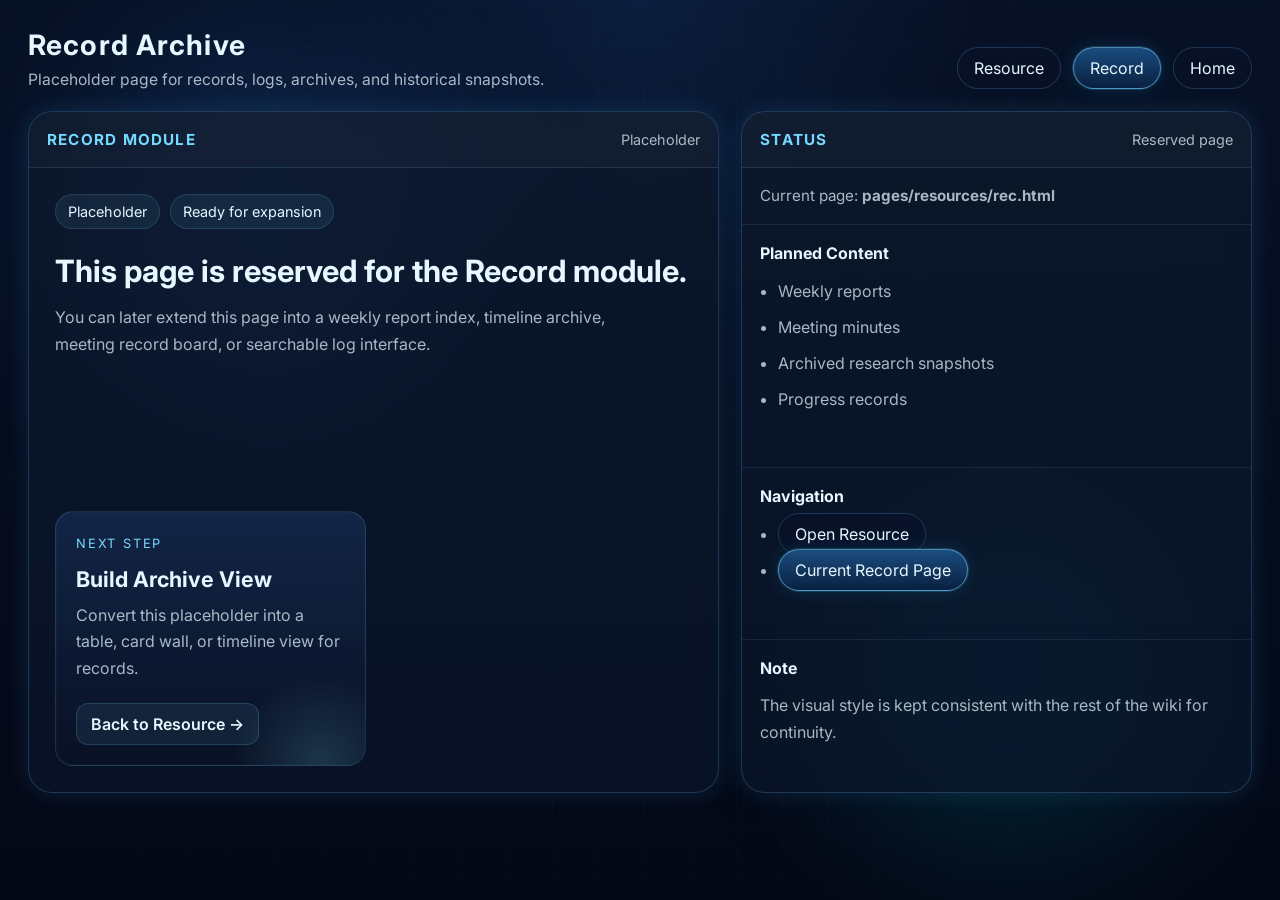
<file: pages/resources/rec.html>
<!DOCTYPE html>
<html lang="en">
<head>
  <meta charset="UTF-8" />
  <meta name="viewport" content="width=device-width, initial-scale=1.0" />
  <title>Records | TINT Group Wiki</title>
  <link rel="preconnect" href="https://fonts.googleapis.com">
  <link rel="preconnect" href="https://fonts.gstatic.com" crossorigin>
  <link href="https://fonts.googleapis.com/css2?family=Inter:wght@400;500;600;700;800&display=swap" rel="stylesheet">
  <link rel="stylesheet" href="../../assets/css/resource.css" />
</head>
<body>
  <div class="resource-page">
    <div class="bg-grid"></div>
    <div class="bg-glow bg-glow-1"></div>
    <div class="bg-glow bg-glow-2"></div>

    <header class="resource-header">
      <div class="title-wrap">
        <h1>Record Archive</h1>
        <p>Placeholder page for records, logs, archives, and historical snapshots.</p>
      </div>

      <div class="header-actions" aria-label="resource navigation">
        <a class="nav-btn" href="res.html">Resource</a>
        <a class="nav-btn active" href="rec.html">Record</a>
        <a class="nav-btn" href="../../index.html">Home</a>
      </div>
    </header>

    <main class="resource-layout">
      <section class="panel hero-panel">
        <div class="panel-head">
          <span class="panel-title">Record Module</span>
          <span class="panel-subtitle">Placeholder</span>
        </div>
        <div class="hero-body">
          <div class="hero-copy">
            <div class="hero-badges">
              <span class="badge">Placeholder</span>
              <span class="badge">Ready for expansion</span>
            </div>
            <h2>This page is reserved for the Record module.</h2>
            <p>
              You can later extend this page into a weekly report index, timeline archive,
              meeting record board, or searchable log interface.
            </p>
          </div>
          <div class="card-grid">
            <article class="resource-card">
              <div>
                <span class="card-kicker">Next Step</span>
                <h3>Build Archive View</h3>
                <p>Convert this placeholder into a table, card wall, or timeline view for records.</p>
              </div>
              <div class="card-cta">
                <a class="card-link" href="res.html">Back to Resource →</a>
              </div>
            </article>
          </div>
        </div>
      </section>

      <aside class="panel info-panel">
        <div class="panel-head">
          <span class="panel-title">Status</span>
          <span class="panel-subtitle">Reserved page</span>
        </div>
        <div class="selection-meta">
          Current page: <strong>pages/resources/rec.html</strong>
        </div>
        <div class="info-body">
          <section class="info-block">
            <h2>Planned Content</h2>
            <ul class="detail-list">
              <li>Weekly reports</li>
              <li>Meeting minutes</li>
              <li>Archived research snapshots</li>
              <li>Progress records</li>
            </ul>
          </section>
          <section class="info-block">
            <h2>Navigation</h2>
            <ul class="quick-list">
              <li><a class="quick-btn" href="res.html">Open Resource</a></li>
              <li><a class="quick-btn active" href="rec.html">Current Record Page</a></li>
            </ul>
          </section>
          <section class="info-block">
            <h2>Note</h2>
            <p class="info-note">The visual style is kept consistent with the rest of the wiki for continuity.</p>
          </section>
        </div>
      </aside>
    </main>
  </div>
</body>
</html>
</file>
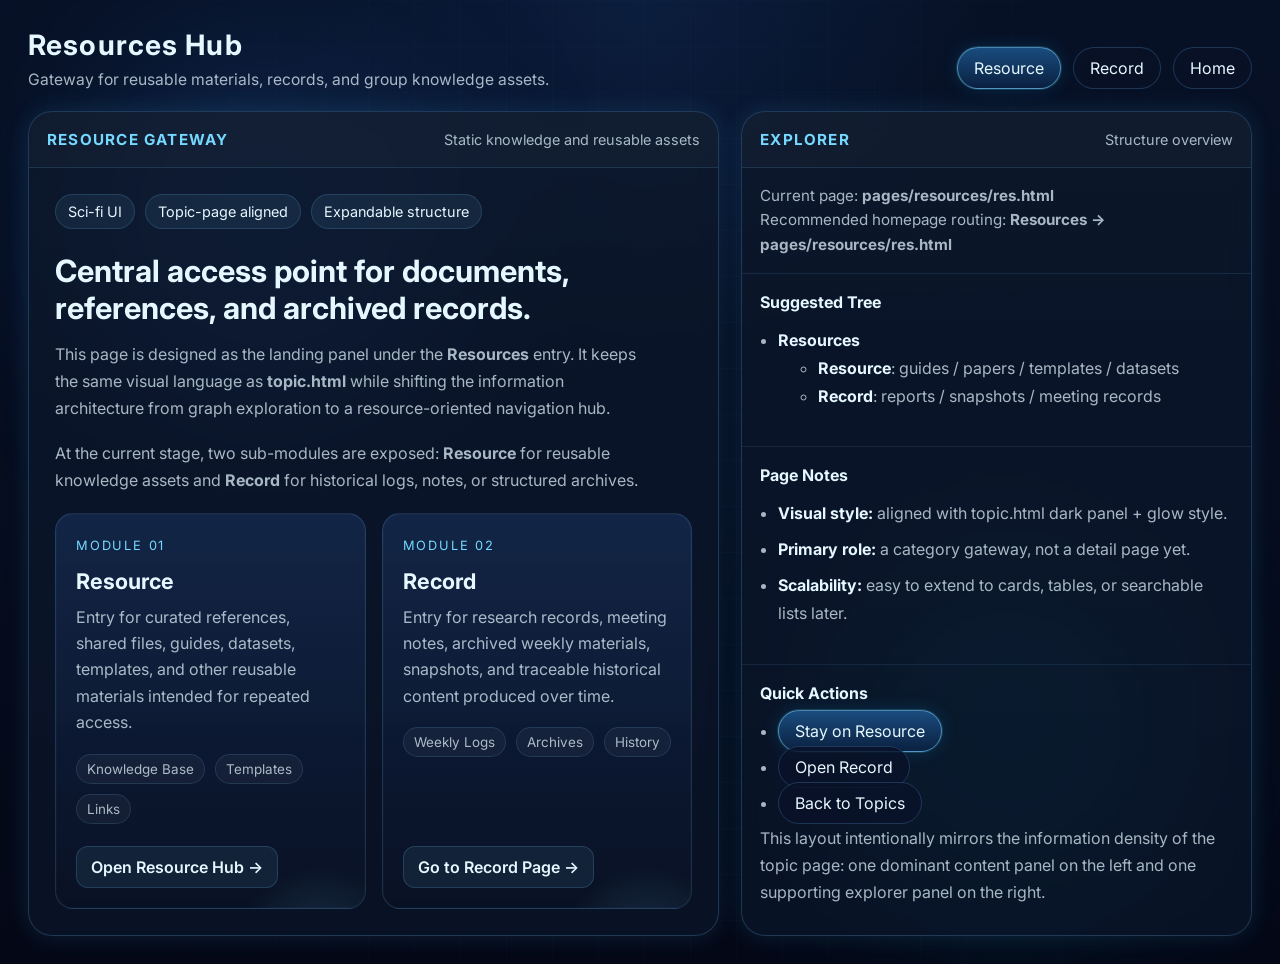
<file: pages/resources/res.html>
<!DOCTYPE html>
<html lang="en">
<head>
  <meta charset="UTF-8" />
  <meta name="viewport" content="width=device-width, initial-scale=1.0" />
  <title>Resources Hub | TINT Group Wiki</title>
  <link rel="preconnect" href="https://fonts.googleapis.com">
  <link rel="preconnect" href="https://fonts.gstatic.com" crossorigin>
  <link href="https://fonts.googleapis.com/css2?family=Inter:wght@400;500;600;700;800&display=swap" rel="stylesheet">
  <link rel="stylesheet" href="../../assets/css/resource.css" />
</head>
<body>
  <div class="resource-page">
    <div class="bg-grid"></div>
    <div class="bg-glow bg-glow-1"></div>
    <div class="bg-glow bg-glow-2"></div>

    <header class="resource-header">
      <div class="title-wrap">
        <h1>Resources Hub</h1>
        <p>Gateway for reusable materials, records, and group knowledge assets.</p>
      </div>

      <div class="header-actions" aria-label="resource navigation">
        <a class="nav-btn active" href="res.html">Resource</a>
        <a class="nav-btn" href="rec.html">Record</a>
        <a class="nav-btn" href="../../index.html">Home</a>
      </div>
    </header>

    <main class="resource-layout">
      <section class="panel hero-panel">
        <div class="panel-head">
          <span class="panel-title">Resource Gateway</span>
          <span class="panel-subtitle">Static knowledge and reusable assets</span>
        </div>

        <div class="hero-body">
          <div class="hero-copy">
            <div class="hero-badges">
              <span class="badge">Sci-fi UI</span>
              <span class="badge">Topic-page aligned</span>
              <span class="badge">Expandable structure</span>
            </div>

            <h2>Central access point for documents, references, and archived records.</h2>
            <p>
              This page is designed as the landing panel under the <strong>Resources</strong> entry.
              It keeps the same visual language as <strong>topic.html</strong> while shifting the
              information architecture from graph exploration to a resource-oriented navigation hub.
            </p>
            <p>
              At the current stage, two sub-modules are exposed: <strong>Resource</strong> for reusable
              knowledge assets and <strong>Record</strong> for historical logs, notes, or structured archives.
            </p>
          </div>

          <div class="card-grid">
            <article class="resource-card">
              <div>
                <span class="card-kicker">Module 01</span>
                <h3>Resource</h3>
                <p>
                  Entry for curated references, shared files, guides, datasets, templates,
                  and other reusable materials intended for repeated access.
                </p>
                <div class="card-meta">
                  <span class="meta-pill">Knowledge Base</span>
                  <span class="meta-pill">Templates</span>
                  <span class="meta-pill">Links</span>
                </div>
              </div>

              <div class="card-cta">
                <a class="card-link" href="res.html">Open Resource Hub →</a>
              </div>
            </article>

            <article class="resource-card">
              <div>
                <span class="card-kicker">Module 02</span>
                <h3>Record</h3>
                <p>
                  Entry for research records, meeting notes, archived weekly materials,
                  snapshots, and traceable historical content produced over time.
                </p>
                <div class="card-meta">
                  <span class="meta-pill">Weekly Logs</span>
                  <span class="meta-pill">Archives</span>
                  <span class="meta-pill">History</span>
                </div>
              </div>

              <div class="card-cta">
                <a class="card-link" href="rec.html">Go to Record Page →</a>
              </div>
            </article>
          </div>
        </div>
      </section>

      <aside class="panel info-panel">
        <div class="panel-head">
          <span class="panel-title">Explorer</span>
          <span class="panel-subtitle">Structure overview</span>
        </div>

        <div class="selection-meta">
          Current page: <strong>pages/resources/res.html</strong><br />
          Recommended homepage routing: <strong>Resources → pages/resources/res.html</strong>
        </div>

        <div class="info-body">
          <section class="info-block">
            <h2>Suggested Tree</h2>
            <ul class="tree-root">
              <li><strong>Resources</strong>
                <ul>
                  <li><strong>Resource</strong>: guides / papers / templates / datasets</li>
                  <li><strong>Record</strong>: reports / snapshots / meeting records</li>
                </ul>
              </li>
            </ul>
          </section>

          <section class="info-block">
            <h2>Page Notes</h2>
            <ul class="detail-list">
              <li><strong>Visual style:</strong> aligned with topic.html dark panel + glow style.</li>
              <li><strong>Primary role:</strong> a category gateway, not a detail page yet.</li>
              <li><strong>Scalability:</strong> easy to extend to cards, tables, or searchable lists later.</li>
            </ul>
          </section>

          <section class="info-block">
            <h2>Quick Actions</h2>
            <ul class="quick-list">
              <li><a class="quick-btn active" href="res.html">Stay on Resource</a></li>
              <li><a class="quick-btn" href="rec.html">Open Record</a></li>
              <li><a class="quick-btn" href="../../pages/topic.html">Back to Topics</a></li>
            </ul>
            <p class="info-note">
              This layout intentionally mirrors the information density of the topic page:
              one dominant content panel on the left and one supporting explorer panel on the right.
            </p>
          </section>
        </div>
      </aside>
    </main>
  </div>
</body>
</html>
</file>
<file: assets/css/style.css>
:root {
  --bg-0: #050816;
  --bg-1: #091225;
  --bg-2: #0d1830;
  --line: rgba(90, 170, 255, 0.18);
  --line-strong: rgba(120, 200, 255, 0.45);
  --glow: rgba(80, 190, 255, 0.35);
  --glow-strong: rgba(100, 220, 255, 0.75);
  --text: #dff5ff;
  --text-dim: rgba(223, 245, 255, 0.78);
  --card-bg: rgba(7, 16, 34, 0.55);
  --card-border: rgba(95, 175, 255, 0.28);
  --card-hover: rgba(12, 28, 56, 0.8);
  --shadow: 0 0 24px rgba(0, 174, 255, 0.12);
  --shadow-hover:
    0 0 0 1px rgba(120, 220, 255, 0.25),
    0 0 28px rgba(0, 183, 255, 0.18),
    0 0 64px rgba(0, 183, 255, 0.12);
  --radius-xl: 22px;
  --radius-lg: 18px;
  --transition: 220ms ease;
}

* {
  box-sizing: border-box;
}

html,
body {
  margin: 0;
  width: 100%;
  min-height: 100%;
  background:
    radial-gradient(circle at top, rgba(32, 87, 160, 0.16), transparent 32%),
    linear-gradient(180deg, var(--bg-1) 0%, var(--bg-0) 100%);
  color: var(--text);
  font-family:
    Inter,
    "Segoe UI",
    Roboto,
    "Helvetica Neue",
    Arial,
    sans-serif;
  overflow-x: hidden;
}

body {
  min-height: 100vh;
}

a {
  color: inherit;
  text-decoration: none;
}

.page-shell {
  position: relative;
  min-height: 100vh;
  isolation: isolate;
}

.bg-grid {
  position: absolute;
  inset: 0;
  background-image:
    linear-gradient(to right, rgba(120, 180, 255, 0.08) 1px, transparent 1px),
    linear-gradient(to bottom, rgba(120, 180, 255, 0.08) 1px, transparent 1px);
  background-size: 48px 48px;
  mask-image: radial-gradient(circle at center, black 48%, transparent 95%);
  opacity: 0.32;
  pointer-events: none;
}

.bg-radial {
  position: absolute;
  border-radius: 50%;
  filter: blur(72px);
  opacity: 0.4;
  pointer-events: none;
}

.bg-radial-1 {
  width: 420px;
  height: 420px;
  top: 8%;
  left: 10%;
  background: rgba(37, 121, 255, 0.18);
}

.bg-radial-2 {
  width: 380px;
  height: 380px;
  right: 8%;
  bottom: 10%;
  background: rgba(0, 238, 255, 0.12);
}

.scanline {
  position: absolute;
  inset: 0;
  background:
    linear-gradient(
      to bottom,
      transparent 0%,
      rgba(255, 255, 255, 0.02) 50%,
      transparent 100%
    );
  background-size: 100% 6px;
  mix-blend-mode: screen;
  opacity: 0.2;
  pointer-events: none;
}

.portal {
  position: relative;
  z-index: 2;
  min-height: 100vh;
  display: grid;
  place-items: center;
  padding: 40px 20px;
}

.portal-grid {
  width: min(1100px, 100%);
  display: grid;
  grid-template-columns: repeat(3, minmax(220px, 1fr));
  gap: 24px;
}

.portal-btn {
  position: relative;
  min-height: 170px;
  display: flex;
  align-items: center;
  justify-content: center;
  padding: 24px;
  border: 1px solid var(--card-border);
  border-radius: var(--radius-xl);
  background:
    linear-gradient(180deg, rgba(255, 255, 255, 0.03), rgba(255, 255, 255, 0.01)),
    var(--card-bg);
  backdrop-filter: blur(10px);
  -webkit-backdrop-filter: blur(10px);
  box-shadow: var(--shadow);
  overflow: hidden;
  transition:
    transform var(--transition),
    border-color var(--transition),
    background var(--transition),
    box-shadow var(--transition);
}

.portal-btn::before {
  content: "";
  position: absolute;
  inset: 0;
  padding: 1px;
  border-radius: inherit;
  background:
    linear-gradient(
      135deg,
      rgba(130, 220, 255, 0.5),
      rgba(130, 220, 255, 0.08),
      rgba(130, 220, 255, 0.4)
    );
  -webkit-mask:
    linear-gradient(#fff 0 0) content-box,
    linear-gradient(#fff 0 0);
  -webkit-mask-composite: xor;
  mask-composite: exclude;
  pointer-events: none;
  opacity: 0.9;
}

.portal-btn::after {
  content: "";
  position: absolute;
  width: 180px;
  height: 180px;
  right: -60px;
  top: -60px;
  border-radius: 50%;
  background: radial-gradient(circle, rgba(95, 220, 255, 0.16) 0%, transparent 72%);
  pointer-events: none;
  transition: transform 260ms ease, opacity 260ms ease;
  opacity: 0.7;
}

.portal-btn:hover,
.portal-btn:focus-visible {
  transform: translateY(-4px) scale(1.01);
  border-color: var(--line-strong);
  background:
    linear-gradient(180deg, rgba(255, 255, 255, 0.05), rgba(255, 255, 255, 0.015)),
    var(--card-hover);
  box-shadow: var(--shadow-hover);
}

.portal-btn:hover::after,
.portal-btn:focus-visible::after {
  transform: scale(1.1);
  opacity: 1;
}

.portal-btn:focus-visible {
  outline: none;
}

.btn-label {
  position: relative;
  z-index: 1;
  text-align: center;
  font-size: clamp(1.05rem, 1.5vw, 1.28rem);
  font-weight: 700;
  letter-spacing: 0.08em;
  text-transform: uppercase;
  color: var(--text);
  text-shadow:
    0 0 10px rgba(130, 225, 255, 0.2),
    0 0 20px rgba(130, 225, 255, 0.08);
}

.portal-btn.is-active {
  box-shadow:
    0 0 0 1px rgba(130, 220, 255, 0.25),
    0 0 18px rgba(0, 183, 255, 0.15),
    0 0 48px rgba(0, 183, 255, 0.08);
}

@media (max-width: 900px) {
  .portal-grid {
    grid-template-columns: repeat(2, minmax(220px, 1fr));
  }
}

@media (max-width: 640px) {
  .portal {
    padding: 24px 16px;
  }

  .portal-grid {
    grid-template-columns: 1fr;
    gap: 18px;
  }

  .portal-btn {
    min-height: 132px;
    border-radius: var(--radius-lg);
  }

  .btn-label {
    font-size: 1rem;
    letter-spacing: 0.06em;
  }
}

@media (prefers-reduced-motion: reduce) {
  *,
  *::before,
  *::after {
    animation: none !important;
    transition: none !important;
    scroll-behavior: auto !important;
  }
}

/* =========================
   Cover Lock
   ========================= */

.cover-lock {
  width: min(760px, 100%);
  margin: 0 auto 36px auto;
  display: flex;
  justify-content: center;
}

.lock-frame {
  position: relative;
  width: 100%;
  padding: 24px 24px 22px;
  border: 1px solid rgba(95, 175, 255, 0.24);
  border-radius: 26px;
  background:
    linear-gradient(180deg, rgba(255, 255, 255, 0.035), rgba(255, 255, 255, 0.01)),
    rgba(7, 16, 34, 0.56);
  backdrop-filter: blur(12px);
  -webkit-backdrop-filter: blur(12px);
  box-shadow:
    0 0 0 1px rgba(120, 220, 255, 0.06),
    0 0 28px rgba(0, 183, 255, 0.10),
    0 0 80px rgba(0, 183, 255, 0.06);
  overflow: hidden;
}

.lock-frame::before {
  content: "";
  position: absolute;
  inset: 0;
  padding: 1px;
  border-radius: inherit;
  background:
    linear-gradient(
      135deg,
      rgba(130, 220, 255, 0.55),
      rgba(130, 220, 255, 0.05),
      rgba(130, 220, 255, 0.35)
    );
  -webkit-mask:
    linear-gradient(#fff 0 0) content-box,
    linear-gradient(#fff 0 0);
  -webkit-mask-composite: xor;
  mask-composite: exclude;
  pointer-events: none;
}

.lock-frame::after {
  content: "";
  position: absolute;
  inset: auto -10% -35% auto;
  width: 260px;
  height: 260px;
  border-radius: 50%;
  background: radial-gradient(circle, rgba(95, 220, 255, 0.14) 0%, transparent 70%);
  filter: blur(12px);
  pointer-events: none;
}

.lock-topline {
  text-align: center;
  font-size: 0.78rem;
  font-weight: 600;
  letter-spacing: 0.18em;
  text-transform: uppercase;
  color: rgba(223, 245, 255, 0.74);
  margin-bottom: 18px;
}

.lock-core {
  display: flex;
  justify-content: center;
  align-items: center;
  min-height: 180px;
}

.lock-ring {
  position: relative;
  width: 158px;
  height: 158px;
  border-radius: 50%;
  border: 1px solid rgba(120, 220, 255, 0.22);
  box-shadow:
    inset 0 0 24px rgba(80, 190, 255, 0.08),
    0 0 36px rgba(0, 183, 255, 0.10);
  animation: lockPulse 3.2s ease-in-out infinite;
}

.lock-ring::before,
.lock-ring::after {
  content: "";
  position: absolute;
  inset: 12px;
  border-radius: 50%;
  border: 1px dashed rgba(120, 220, 255, 0.18);
}

.lock-ring::after {
  inset: -10px;
  border-style: solid;
  border-color: rgba(120, 220, 255, 0.10);
  animation: spinSlow 16s linear infinite;
}

.lock-ring-inner {
  position: absolute;
  inset: 34px;
  border-radius: 50%;
  border: 1px solid rgba(120, 220, 255, 0.28);
  box-shadow:
    inset 0 0 24px rgba(80, 190, 255, 0.10),
    0 0 24px rgba(0, 183, 255, 0.10);
}

.lock-center {
  position: absolute;
  top: 50%;
  left: 50%;
  width: 26px;
  height: 26px;
  transform: translate(-50%, -50%);
  border-radius: 50%;
  background: radial-gradient(circle, rgba(210, 248, 255, 1) 0%, rgba(88, 221, 255, 0.9) 55%, rgba(88, 221, 255, 0.15) 100%);
  box-shadow:
    0 0 14px rgba(122, 235, 255, 0.65),
    0 0 34px rgba(0, 183, 255, 0.35);
}

.lock-meta {
  margin-top: 8px;
  text-align: center;
}

.lock-label {
  font-size: 1rem;
  font-weight: 700;
  letter-spacing: 0.08em;
  text-transform: uppercase;
  color: var(--text);
  text-shadow:
    0 0 10px rgba(130, 225, 255, 0.16),
    0 0 20px rgba(130, 225, 255, 0.08);
}

.lock-status {
  margin-top: 10px;
  display: inline-flex;
  align-items: center;
  gap: 8px;
  color: var(--text-dim);
  font-size: 0.92rem;
  letter-spacing: 0.04em;
}

.status-dot {
  width: 9px;
  height: 9px;
  border-radius: 50%;
  background: #7ee8ff;
  box-shadow:
    0 0 8px rgba(126, 232, 255, 0.7),
    0 0 16px rgba(126, 232, 255, 0.45);
  animation: blinkDot 1.8s ease-in-out infinite;
}

@keyframes spinSlow {
  from {
    transform: rotate(0deg);
  }
  to {
    transform: rotate(360deg);
  }
}

@keyframes lockPulse {
  0%, 100% {
    transform: scale(1);
    box-shadow:
      inset 0 0 24px rgba(80, 190, 255, 0.08),
      0 0 36px rgba(0, 183, 255, 0.10);
  }
  50% {
    transform: scale(1.02);
    box-shadow:
      inset 0 0 28px rgba(80, 190, 255, 0.14),
      0 0 44px rgba(0, 183, 255, 0.16);
  }
}

@keyframes blinkDot {
  0%, 100% {
    opacity: 1;
  }
  50% {
    opacity: 0.45;
  }
}

@media (max-width: 640px) {
  .cover-lock {
    margin-bottom: 24px;
  }

  .lock-frame {
    padding: 20px 16px 18px;
    border-radius: 20px;
  }

  .lock-topline {
    font-size: 0.68rem;
    letter-spacing: 0.12em;
  }

  .lock-core {
    min-height: 150px;
  }

  .lock-ring {
    width: 132px;
    height: 132px;
  }

  .lock-ring-inner {
    inset: 28px;
  }

  .lock-label {
    font-size: 0.92rem;
  }

  .lock-status {
    font-size: 0.84rem;
  }
}
</file>
<file: assets/css/resource.css>
:root {
  --bg-0: #040816;
  --bg-1: #071126;
  --bg-2: #0b1733;
  --panel: rgba(8, 18, 40, 0.72);
  --panel-strong: rgba(10, 24, 52, 0.9);
  --line: rgba(107, 188, 255, 0.22);
  --line-strong: rgba(120, 212, 255, 0.56);
  --text: #e5f7ff;
  --text-dim: rgba(229, 247, 255, 0.72);
  --accent: #75d9ff;
  --accent-soft: rgba(117, 217, 255, 0.16);
  --shadow: 0 0 24px rgba(74, 187, 255, 0.14);
  --radius-xl: 24px;
  --radius-lg: 18px;
  --transition: 220ms ease;
}

* { box-sizing: border-box; }

html, body {
  margin: 0;
  min-height: 100%;
  background:
    radial-gradient(circle at top, rgba(32, 97, 184, 0.16), transparent 30%),
    linear-gradient(180deg, var(--bg-1) 0%, var(--bg-0) 100%);
  color: var(--text);
  font-family: Inter, "Segoe UI", Roboto, "Helvetica Neue", Arial, sans-serif;
}

body {
  min-height: 100vh;
  overflow-x: hidden;
}

.resource-page {
  position: relative;
  min-height: 100vh;
  padding: 28px;
  isolation: isolate;
}

.bg-grid {
  position: absolute;
  inset: 0;
  background-image:
    linear-gradient(to right, rgba(120, 180, 255, 0.07) 1px, transparent 1px),
    linear-gradient(to bottom, rgba(120, 180, 255, 0.07) 1px, transparent 1px);
  background-size: 46px 46px;
  mask-image: radial-gradient(circle at center, black 45%, transparent 95%);
  opacity: 0.36;
  pointer-events: none;
}

.bg-glow {
  position: absolute;
  border-radius: 50%;
  filter: blur(80px);
  pointer-events: none;
}

.bg-glow-1 {
  width: 380px;
  height: 380px;
  top: 4%;
  left: 6%;
  background: rgba(49, 137, 255, 0.16);
}

.bg-glow-2 {
  width: 340px;
  height: 340px;
  right: 8%;
  bottom: 6%;
  background: rgba(0, 238, 255, 0.12);
}

.resource-header,
.resource-layout {
  position: relative;
  z-index: 1;
}

.resource-header {
  display: flex;
  align-items: flex-end;
  justify-content: space-between;
  gap: 18px;
  margin-bottom: 22px;
  flex-wrap: wrap;
}

.title-wrap h1 {
  margin: 0;
  font-size: clamp(1.5rem, 2.2vw, 2.2rem);
  letter-spacing: 0.04em;
}

.title-wrap p {
  margin: 8px 0 0 0;
  color: var(--text-dim);
  font-size: 0.98rem;
}

.header-actions {
  display: flex;
  gap: 12px;
  flex-wrap: wrap;
}

.nav-btn,
.quick-btn {
  appearance: none;
  border: 1px solid var(--line);
  background: rgba(9, 18, 40, 0.82);
  color: var(--text);
  padding: 10px 16px;
  border-radius: 999px;
  cursor: pointer;
  text-decoration: none;
  transition:
    transform var(--transition),
    border-color var(--transition),
    box-shadow var(--transition),
    background var(--transition);
}

.nav-btn:hover,
.quick-btn:hover {
  transform: translateY(-1px);
  border-color: var(--line-strong);
}

.nav-btn.active,
.quick-btn.active {
  background: linear-gradient(180deg, rgba(28, 83, 136, 0.9), rgba(10, 33, 66, 0.95));
  border-color: var(--line-strong);
  box-shadow: 0 0 0 1px rgba(126, 220, 255, 0.16), 0 0 18px rgba(0, 180, 255, 0.16);
}

.resource-layout {
  display: grid;
  grid-template-columns: 1.15fr 0.85fr;
  gap: 22px;
}

.panel {
  background:
    linear-gradient(180deg, rgba(255, 255, 255, 0.02), rgba(255, 255, 255, 0.01)),
    var(--panel);
  border: 1px solid var(--line);
  border-radius: var(--radius-xl);
  box-shadow: var(--shadow);
  backdrop-filter: blur(10px);
  -webkit-backdrop-filter: blur(10px);
  overflow: hidden;
}

.panel-head {
  display: flex;
  align-items: center;
  justify-content: space-between;
  gap: 12px;
  min-height: 56px;
  padding: 0 18px;
  border-bottom: 1px solid rgba(122, 196, 255, 0.14);
  background: rgba(255, 255, 255, 0.02);
}

.panel-title {
  font-size: 0.95rem;
  font-weight: 700;
  letter-spacing: 0.08em;
  text-transform: uppercase;
  color: var(--accent);
}

.panel-subtitle {
  color: var(--text-dim);
  font-size: 0.9rem;
}

.hero-panel {
  min-height: 680px;
}

.hero-body {
  display: flex;
  flex-direction: column;
  justify-content: space-between;
  min-height: 624px;
  padding: 26px;
}

.hero-copy h2 {
  margin: 0 0 14px 0;
  font-size: clamp(1.6rem, 2.4vw, 2.5rem);
  line-height: 1.2;
}

.hero-copy p {
  margin: 0 0 18px 0;
  color: var(--text-dim);
  line-height: 1.7;
  max-width: 60ch;
}

.hero-badges {
  display: flex;
  flex-wrap: wrap;
  gap: 10px;
  margin-bottom: 24px;
}

.badge {
  display: inline-flex;
  align-items: center;
  gap: 8px;
  padding: 8px 12px;
  border-radius: 999px;
  border: 1px solid rgba(123, 206, 255, 0.16);
  background: rgba(117, 217, 255, 0.08);
  color: var(--text);
  font-size: 0.9rem;
}

.card-grid {
  display: grid;
  grid-template-columns: repeat(2, minmax(0, 1fr));
  gap: 16px;
}

.resource-card {
  position: relative;
  display: flex;
  flex-direction: column;
  justify-content: space-between;
  min-height: 250px;
  padding: 20px;
  border-radius: var(--radius-lg);
  border: 1px solid rgba(123, 206, 255, 0.16);
  background:
    linear-gradient(180deg, rgba(19, 42, 79, 0.74), rgba(8, 16, 36, 0.88)),
    rgba(255, 255, 255, 0.03);
  box-shadow: inset 0 0 0 1px rgba(255,255,255,0.02);
  overflow: hidden;
}

.resource-card::after {
  content: "";
  position: absolute;
  inset: auto -15% -35% auto;
  width: 180px;
  height: 180px;
  border-radius: 50%;
  background: radial-gradient(circle, rgba(117,217,255,0.18), transparent 70%);
  pointer-events: none;
}

.card-kicker {
  font-size: 0.8rem;
  letter-spacing: 0.14em;
  text-transform: uppercase;
  color: var(--accent);
}

.resource-card h3 {
  margin: 14px 0 10px 0;
  font-size: 1.35rem;
}

.resource-card p {
  margin: 0;
  color: var(--text-dim);
  line-height: 1.65;
}

.card-meta {
  display: flex;
  gap: 10px;
  flex-wrap: wrap;
  margin-top: 18px;
}

.meta-pill {
  padding: 6px 10px;
  border-radius: 999px;
  background: rgba(255,255,255,0.04);
  border: 1px solid rgba(123, 206, 255, 0.14);
  color: var(--text-dim);
  font-size: 0.84rem;
}

.card-cta {
  margin-top: 22px;
}

.card-link {
  display: inline-flex;
  align-items: center;
  gap: 10px;
  padding: 10px 14px;
  border-radius: 12px;
  border: 1px solid rgba(123, 206, 255, 0.18);
  background: rgba(117, 217, 255, 0.08);
  color: var(--text);
  text-decoration: none;
  font-weight: 600;
  transition: transform var(--transition), border-color var(--transition), background var(--transition);
}

.card-link:hover {
  transform: translateY(-1px);
  border-color: var(--line-strong);
  background: rgba(117, 217, 255, 0.14);
}

.info-panel {
  display: flex;
  flex-direction: column;
  min-height: 680px;
}

.selection-meta {
  padding: 16px 18px;
  border-bottom: 1px solid rgba(122, 196, 255, 0.12);
  color: var(--text-dim);
  font-size: 0.95rem;
  line-height: 1.6;
}

.info-body {
  display: grid;
  grid-template-rows: auto auto auto;
  gap: 0;
  flex: 1;
}

.info-block {
  padding: 18px;
  border-bottom: 1px solid rgba(122, 196, 255, 0.1);
}

.info-block:last-child {
  border-bottom: 0;
}

.info-block h2 {
  margin: 0 0 14px 0;
  font-size: 1rem;
  color: var(--text);
}

.tree-root,
.detail-list,
.quick-list {
  margin: 0;
  padding-left: 18px;
  color: var(--text-dim);
  line-height: 1.75;
}

.tree-root > li,
.detail-list li,
.quick-list li {
  margin: 8px 0;
}

.tree-root strong,
.detail-list strong,
.quick-list strong {
  color: var(--text);
}

.info-note {
  margin: 0;
  color: var(--text-dim);
  line-height: 1.7;
}

@media (max-width: 980px) {
  .resource-layout {
    grid-template-columns: 1fr;
  }

  .hero-panel,
  .info-panel {
    min-height: auto;
  }

  .hero-body {
    min-height: auto;
  }
}

@media (max-width: 720px) {
  .resource-page {
    padding: 18px;
  }

  .resource-header {
    align-items: flex-start;
  }

  .card-grid {
    grid-template-columns: 1fr;
  }

  .panel-head {
    flex-direction: column;
    align-items: flex-start;
    justify-content: center;
    padding: 14px 18px;
  }
}
</file>
